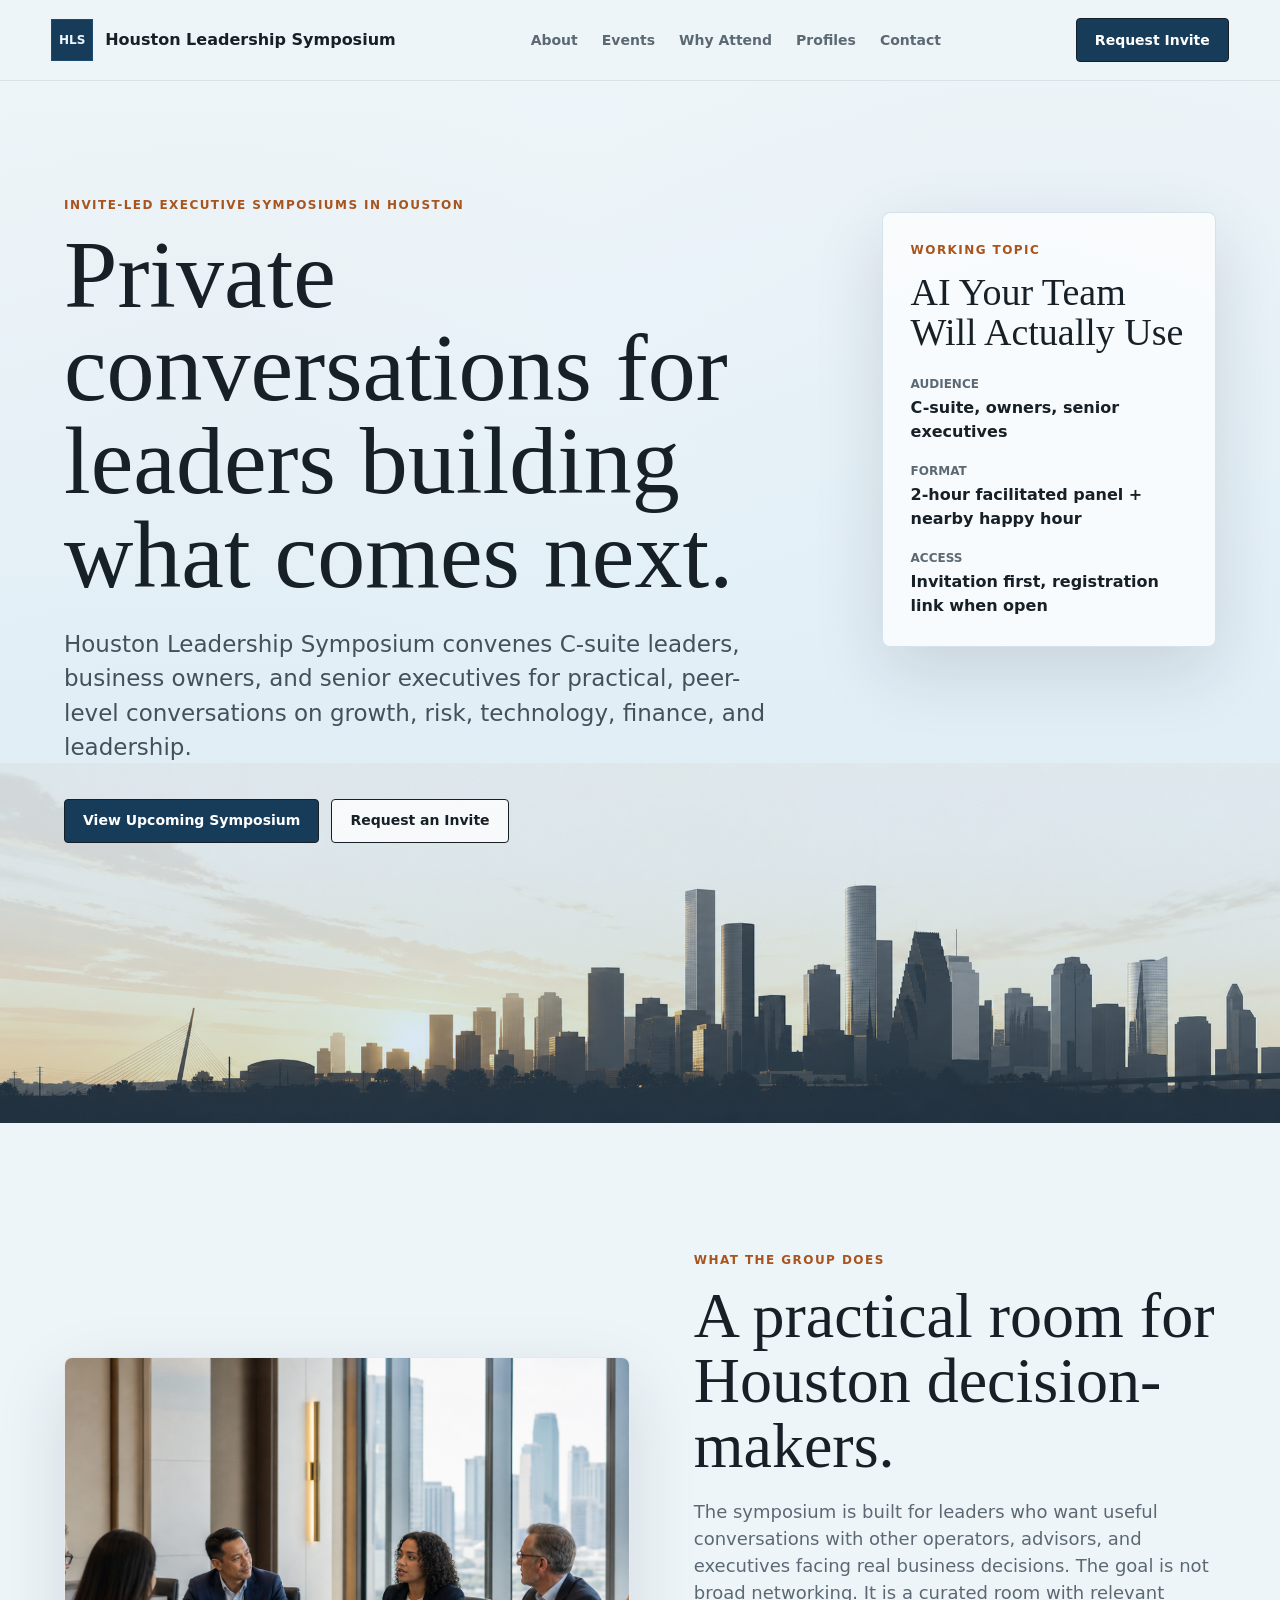
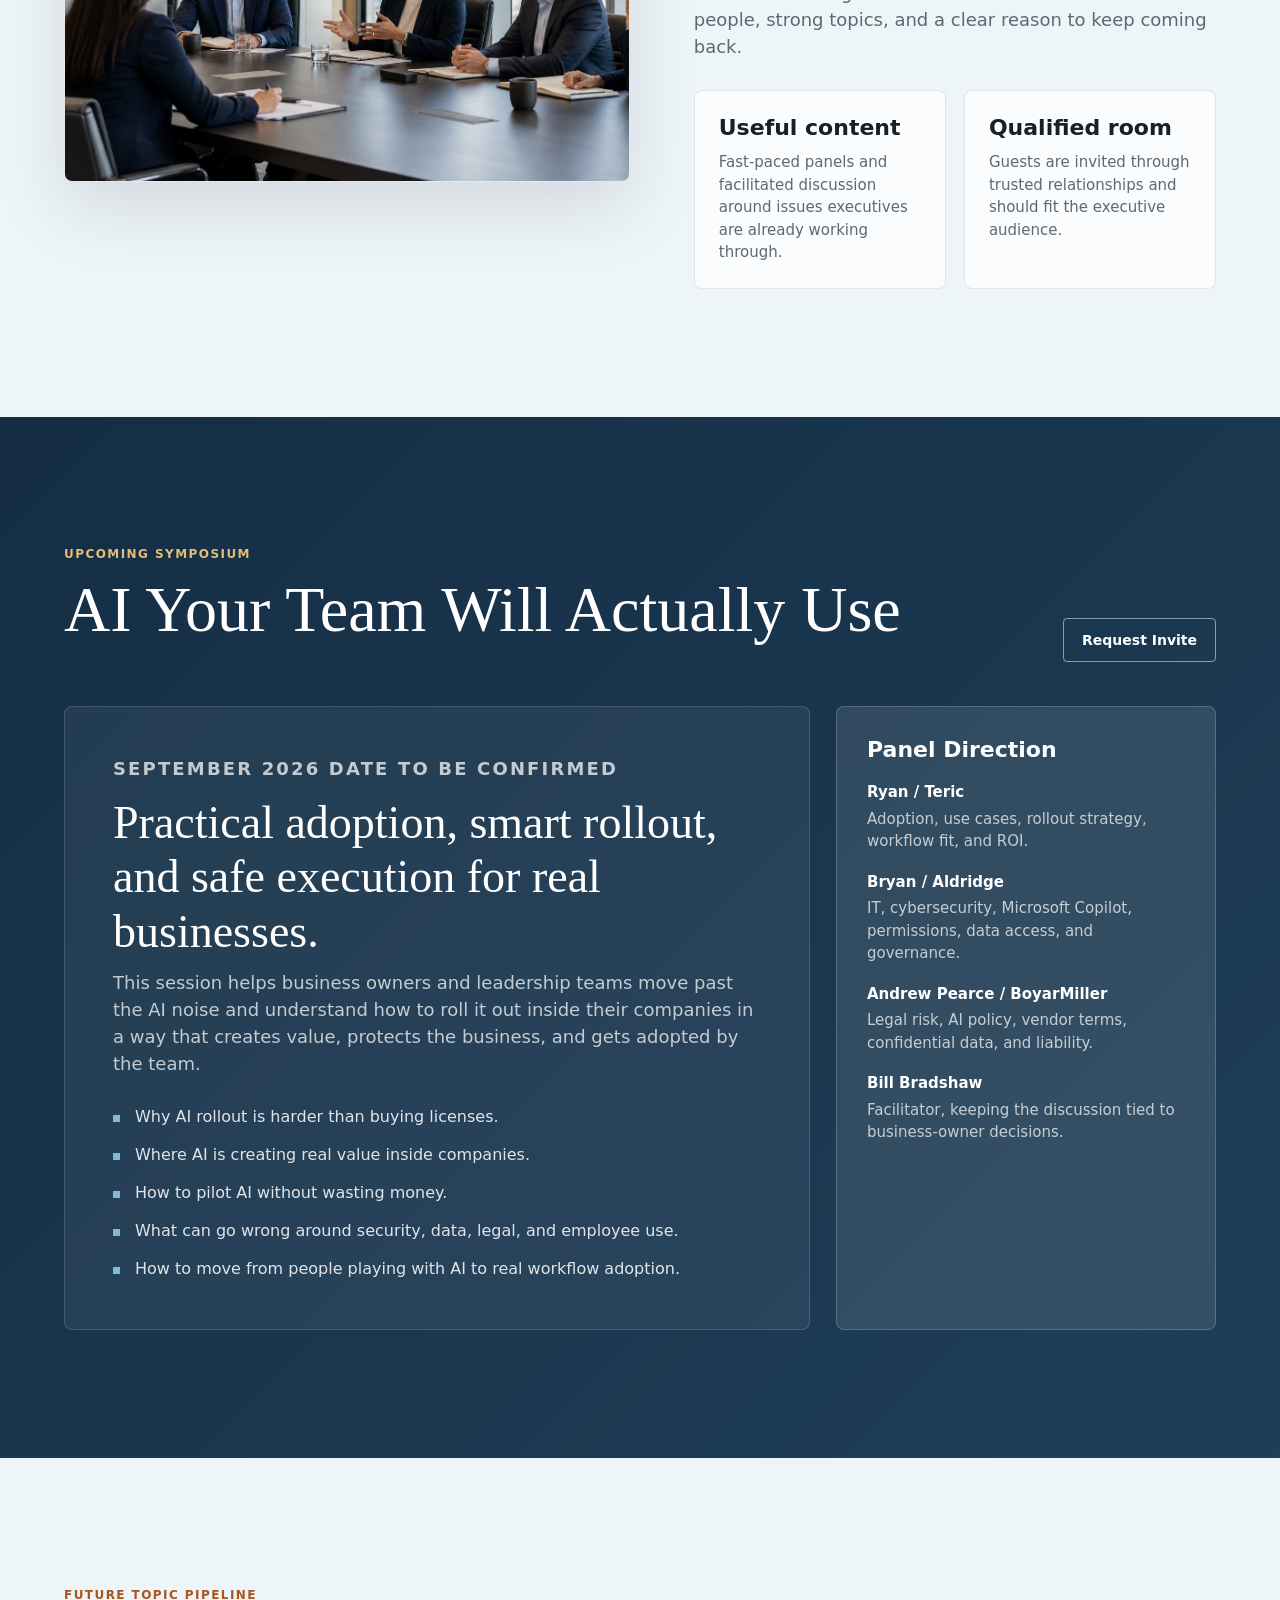
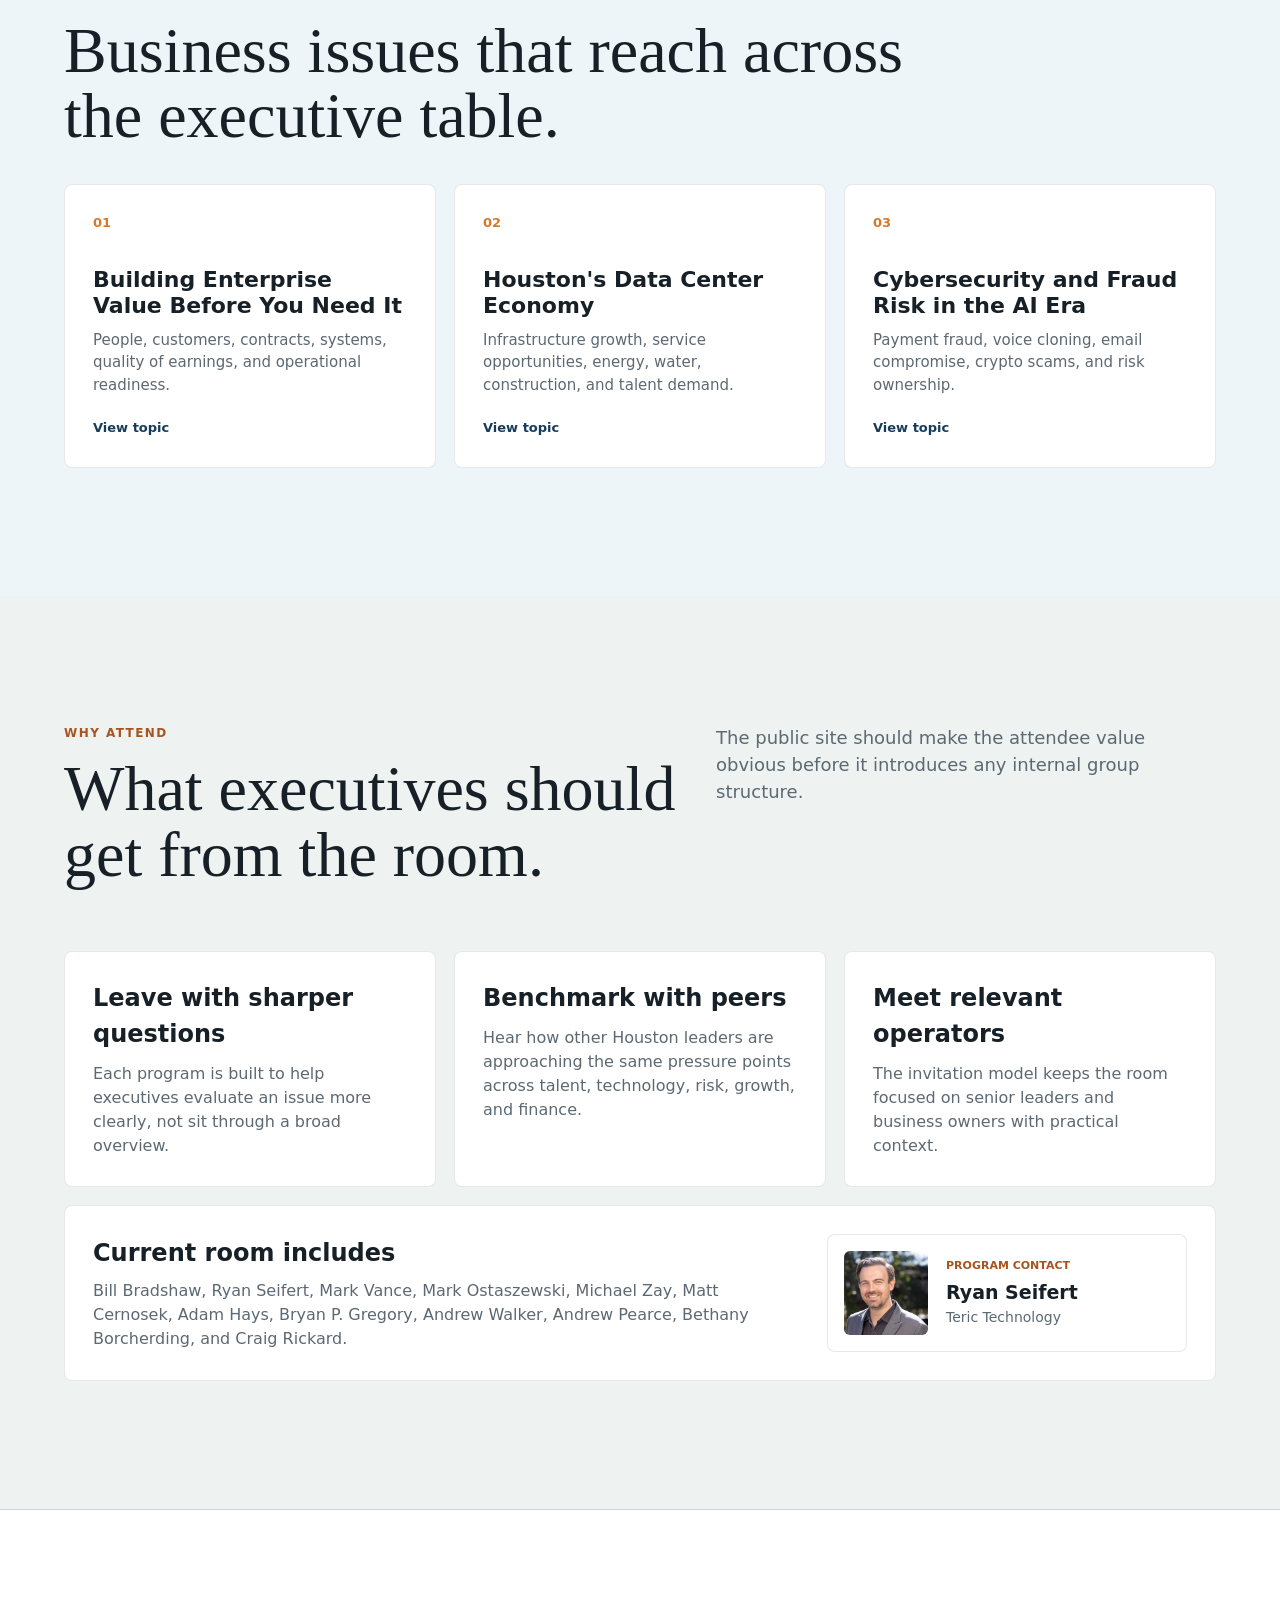
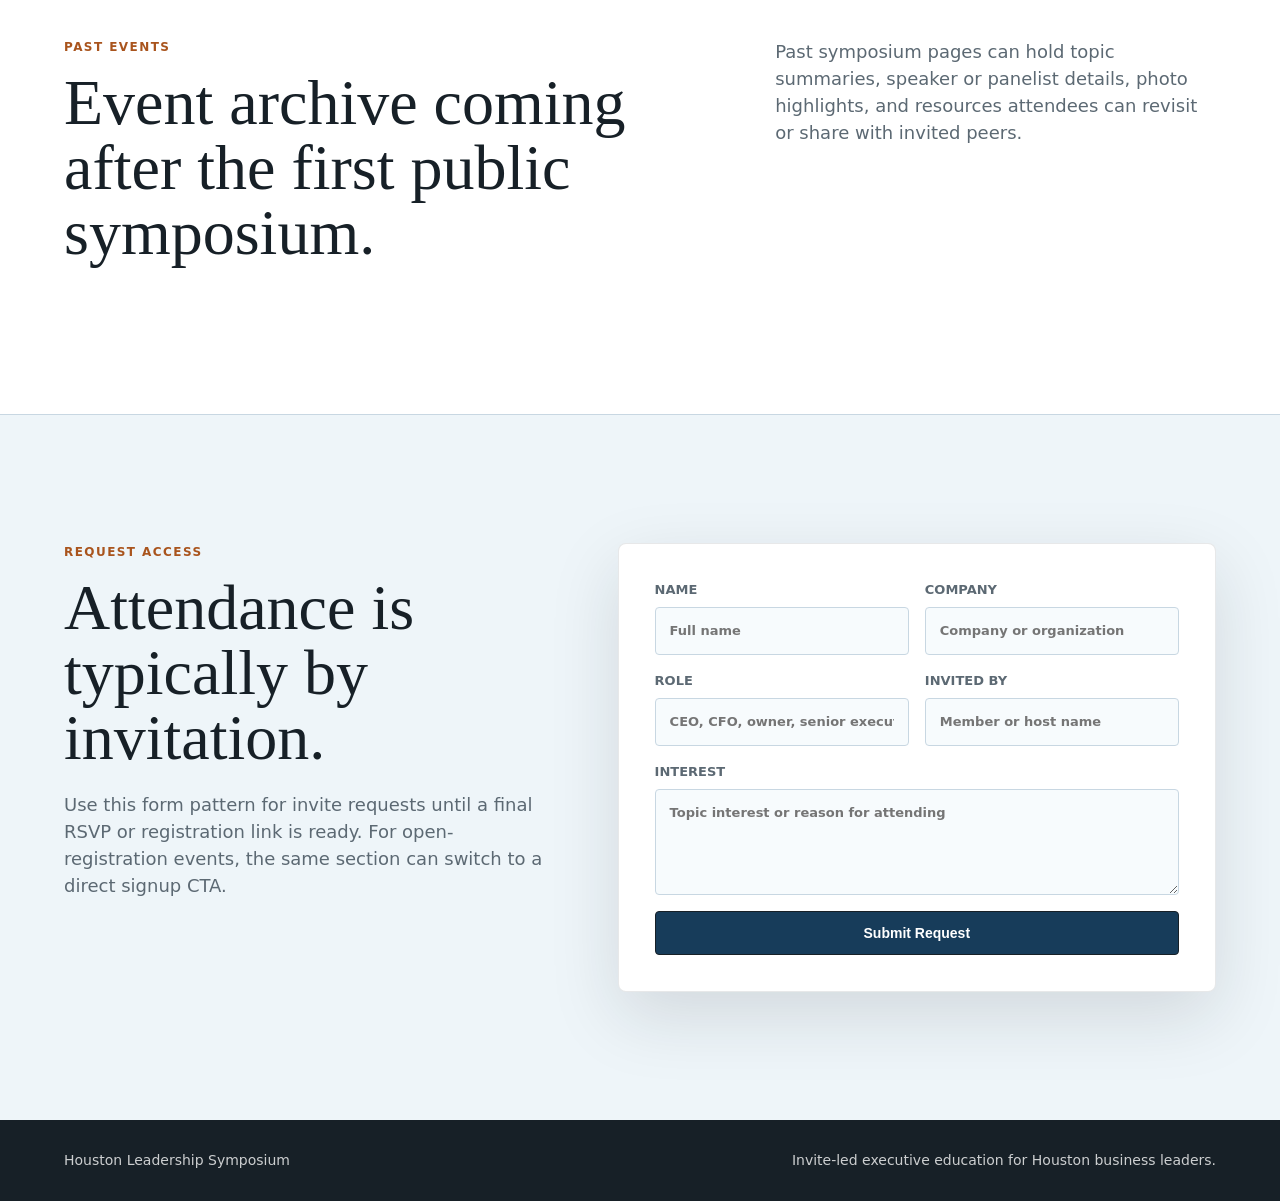
<file: index.html>
<!doctype html>
<html lang="en">
  <head>
    <meta charset="utf-8" />
    <meta name="viewport" content="width=device-width, initial-scale=1" />
    <title>Houston Leadership Symposium</title>
    <meta
      name="description"
      content="Invite-led executive symposiums for Houston C-suite leaders, business owners, and senior decision-makers."
    />
    <link rel="stylesheet" href="styles.css" />
  </head>
  <body>
    <header class="site-header" aria-label="Primary navigation">
      <a class="brand" href="#top" aria-label="Houston Leadership Symposium home">
        <span class="brand-mark">HLS</span>
        <span class="brand-text">Houston Leadership Symposium</span>
      </a>
      <nav class="nav-links" aria-label="Page sections">
        <a href="#about">About</a>
        <a href="#events">Events</a>
        <a href="#leadership">Why Attend</a>
        <a href="profiles.html">Profiles</a>
        <a href="#contact">Contact</a>
      </nav>
      <a class="nav-cta" href="#contact">Request Invite</a>
    </header>

    <main id="top">
      <section class="hero">
        <div class="hero-copy">
          <p class="eyebrow">Invite-led executive symposiums in Houston</p>
          <h1>Private conversations for leaders building what comes next.</h1>
          <p class="hero-subtitle">
            Houston Leadership Symposium convenes C-suite leaders, business owners, and senior executives for practical, peer-level conversations on growth, risk, technology, finance, and leadership.
          </p>
          <div class="hero-actions" aria-label="Primary calls to action">
            <a class="button primary" href="#events">View Upcoming Symposium</a>
            <a class="button secondary" href="#contact">Request an Invite</a>
          </div>
        </div>
        <aside class="event-snapshot" aria-label="Upcoming event summary">
          <p class="snapshot-label">Working Topic</p>
          <h2>AI Your Team Will Actually Use</h2>
          <dl>
            <div>
              <dt>Audience</dt>
              <dd>C-suite, owners, senior executives</dd>
            </div>
            <div>
              <dt>Format</dt>
              <dd>2-hour facilitated panel + nearby happy hour</dd>
            </div>
            <div>
              <dt>Access</dt>
              <dd>Invitation first, registration link when open</dd>
            </div>
          </dl>
        </aside>
        <img class="hero-skyline" src="assets/houston-skyline-hero.png" alt="" />
      </section>

      <section id="about" class="section image-split">
        <div class="about-image">
          <img src="assets/executive-discussion-room.png" alt="Executives in a focused business discussion around a conference table" />
        </div>
        <div class="about-copy">
          <div class="section-kicker">What the group does</div>
          <h2>A practical room for Houston decision-makers.</h2>
          <p>
            The symposium is built for leaders who want useful conversations with other operators, advisors, and executives facing real business decisions. The goal is not broad networking. It is a curated room with relevant people, strong topics, and a clear reason to keep coming back.
          </p>
          <div class="principles compact">
            <div>
              <h3>Useful content</h3>
              <p>Fast-paced panels and facilitated discussion around issues executives are already working through.</p>
            </div>
            <div>
              <h3>Qualified room</h3>
              <p>Guests are invited through trusted relationships and should fit the executive audience.</p>
            </div>
          </div>
        </div>
      </section>

      <section id="events" class="section events-section">
        <div class="section-heading">
          <div>
            <div class="section-kicker">Upcoming symposium</div>
            <h2>AI Your Team Will Actually Use</h2>
          </div>
          <a class="button secondary dark" href="#contact">Request Invite</a>
        </div>
        <div class="event-layout">
          <article class="event-detail">
            <p class="event-status">September 2026 date to be confirmed</p>
            <h3>Practical adoption, smart rollout, and safe execution for real businesses.</h3>
            <p>
              This session helps business owners and leadership teams move past the AI noise and understand how to roll it out inside their companies in a way that creates value, protects the business, and gets adopted by the team.
            </p>
            <ul class="event-points">
              <li>Why AI rollout is harder than buying licenses.</li>
              <li>Where AI is creating real value inside companies.</li>
              <li>How to pilot AI without wasting money.</li>
              <li>What can go wrong around security, data, legal, and employee use.</li>
              <li>How to move from people playing with AI to real workflow adoption.</li>
            </ul>
          </article>
          <aside class="event-card">
            <h3>Panel Direction</h3>
            <div class="presenter-list">
              <p><strong>Ryan / Teric</strong><span>Adoption, use cases, rollout strategy, workflow fit, and ROI.</span></p>
              <p><strong>Bryan / Aldridge</strong><span>IT, cybersecurity, Microsoft Copilot, permissions, data access, and governance.</span></p>
              <p><strong>Andrew Pearce / BoyarMiller</strong><span>Legal risk, AI policy, vendor terms, confidential data, and liability.</span></p>
              <p><strong>Bill Bradshaw</strong><span>Facilitator, keeping the discussion tied to business-owner decisions.</span></p>
            </div>
          </aside>
        </div>
      </section>

      <section class="section topics">
        <div class="section-kicker">Future topic pipeline</div>
        <h2>Business issues that reach across the executive table.</h2>
        <div class="topic-grid">
          <article>
            <span>01</span>
            <h3>Building Enterprise Value Before You Need It</h3>
            <p>People, customers, contracts, systems, quality of earnings, and operational readiness.</p>
          </article>
          <article>
            <span>02</span>
            <h3>Houston's Data Center Economy</h3>
            <p>Infrastructure growth, service opportunities, energy, water, construction, and talent demand.</p>
          </article>
          <article>
            <span>03</span>
            <h3>Cybersecurity and Fraud Risk in the AI Era</h3>
            <p>Payment fraud, voice cloning, email compromise, crypto scams, and risk ownership.</p>
          </article>
        </div>
      </section>

      <section id="leadership" class="section attendee-value">
        <div class="section-heading">
          <div>
            <div class="section-kicker">Why attend</div>
            <h2>What executives should get from the room.</h2>
          </div>
          <p>
            The public site should make the attendee value obvious before it introduces any internal group structure.
          </p>
        </div>
        <div class="value-grid">
          <article>
            <h3>Leave with sharper questions</h3>
            <p>Each program is built to help executives evaluate an issue more clearly, not sit through a broad overview.</p>
          </article>
          <article>
            <h3>Benchmark with peers</h3>
            <p>Hear how other Houston leaders are approaching the same pressure points across talent, technology, risk, growth, and finance.</p>
          </article>
          <article>
            <h3>Meet relevant operators</h3>
            <p>The invitation model keeps the room focused on senior leaders and business owners with practical context.</p>
          </article>
        </div>
        <div class="room-roster">
          <div>
            <h3>Current room includes</h3>
            <p>Bill Bradshaw, Ryan Seifert, Mark Vance, Mark Ostaszewski, Michael Zay, Matt Cernosek, Adam Hays, Bryan P. Gregory, Andrew Walker, Andrew Pearce, Bethany Borcherding, and Craig Rickard.</p>
          </div>
          <aside class="contact-host">
            <img src="assets/ryan-seifert-headshot.jpg" alt="Ryan Seifert" />
            <div>
              <span>Program contact</span>
              <strong>Ryan Seifert</strong>
              <p>Teric Technology</p>
            </div>
          </aside>
        </div>
      </section>

      <section class="section archive">
        <div>
          <div class="section-kicker">Past events</div>
          <h2>Event archive coming after the first public symposium.</h2>
        </div>
        <p>
          Past symposium pages can hold topic summaries, speaker or panelist details, photo highlights, and resources attendees can revisit or share with invited peers.
        </p>
      </section>

      <section id="contact" class="section contact">
        <div>
          <div class="section-kicker">Request access</div>
          <h2>Attendance is typically by invitation.</h2>
          <p>
            Use this form pattern for invite requests until a final RSVP or registration link is ready. For open-registration events, the same section can switch to a direct signup CTA.
          </p>
        </div>
        <form class="request-form">
          <label>
            Name
            <input type="text" name="name" placeholder="Full name" />
          </label>
          <label>
            Company
            <input type="text" name="company" placeholder="Company or organization" />
          </label>
          <label>
            Role
            <input type="text" name="role" placeholder="CEO, CFO, owner, senior executive..." />
          </label>
          <label>
            Invited by
            <input type="text" name="invited-by" placeholder="Member or host name" />
          </label>
          <label class="full">
            Interest
            <textarea name="interest" rows="4" placeholder="Topic interest or reason for attending"></textarea>
          </label>
          <button type="button">Submit Request</button>
        </form>
      </section>
    </main>

    <footer class="site-footer">
      <span>Houston Leadership Symposium</span>
      <span>Invite-led executive education for Houston business leaders.</span>
    </footer>
  </body>
</html>
</file>
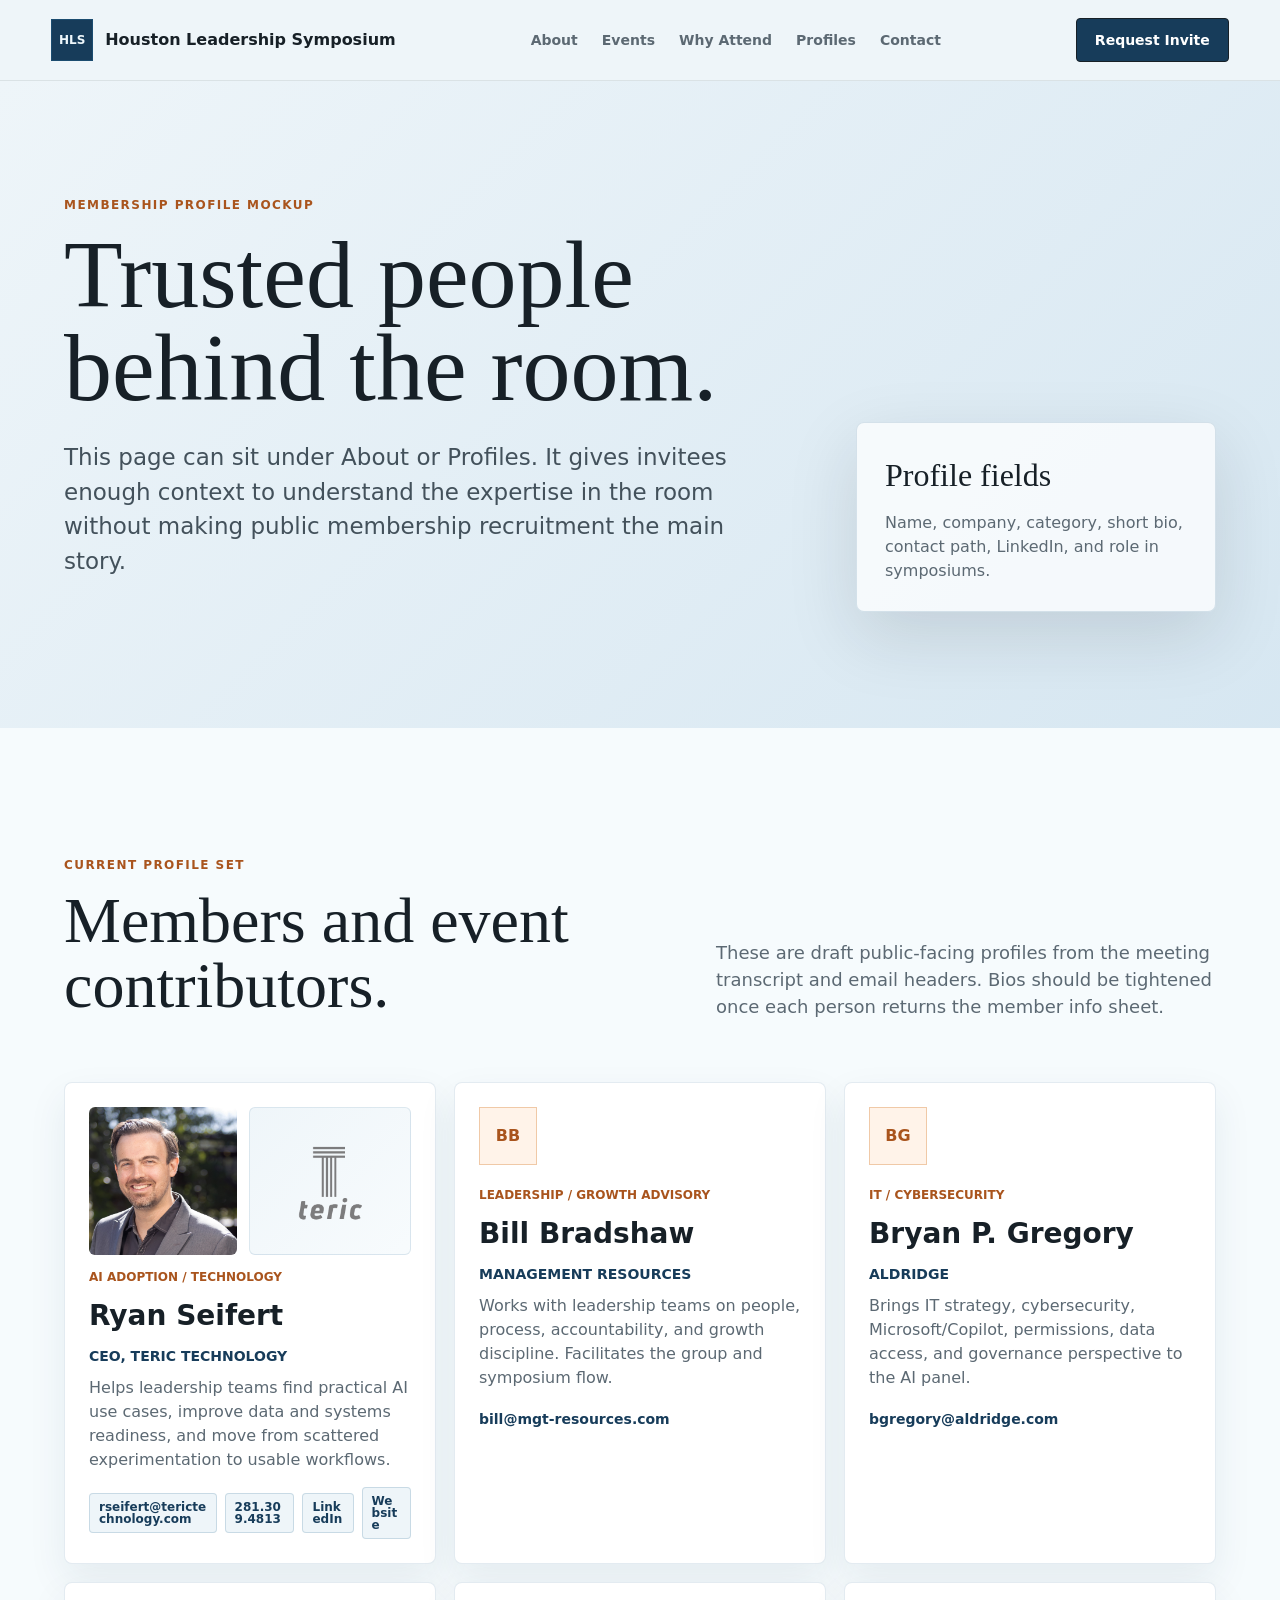
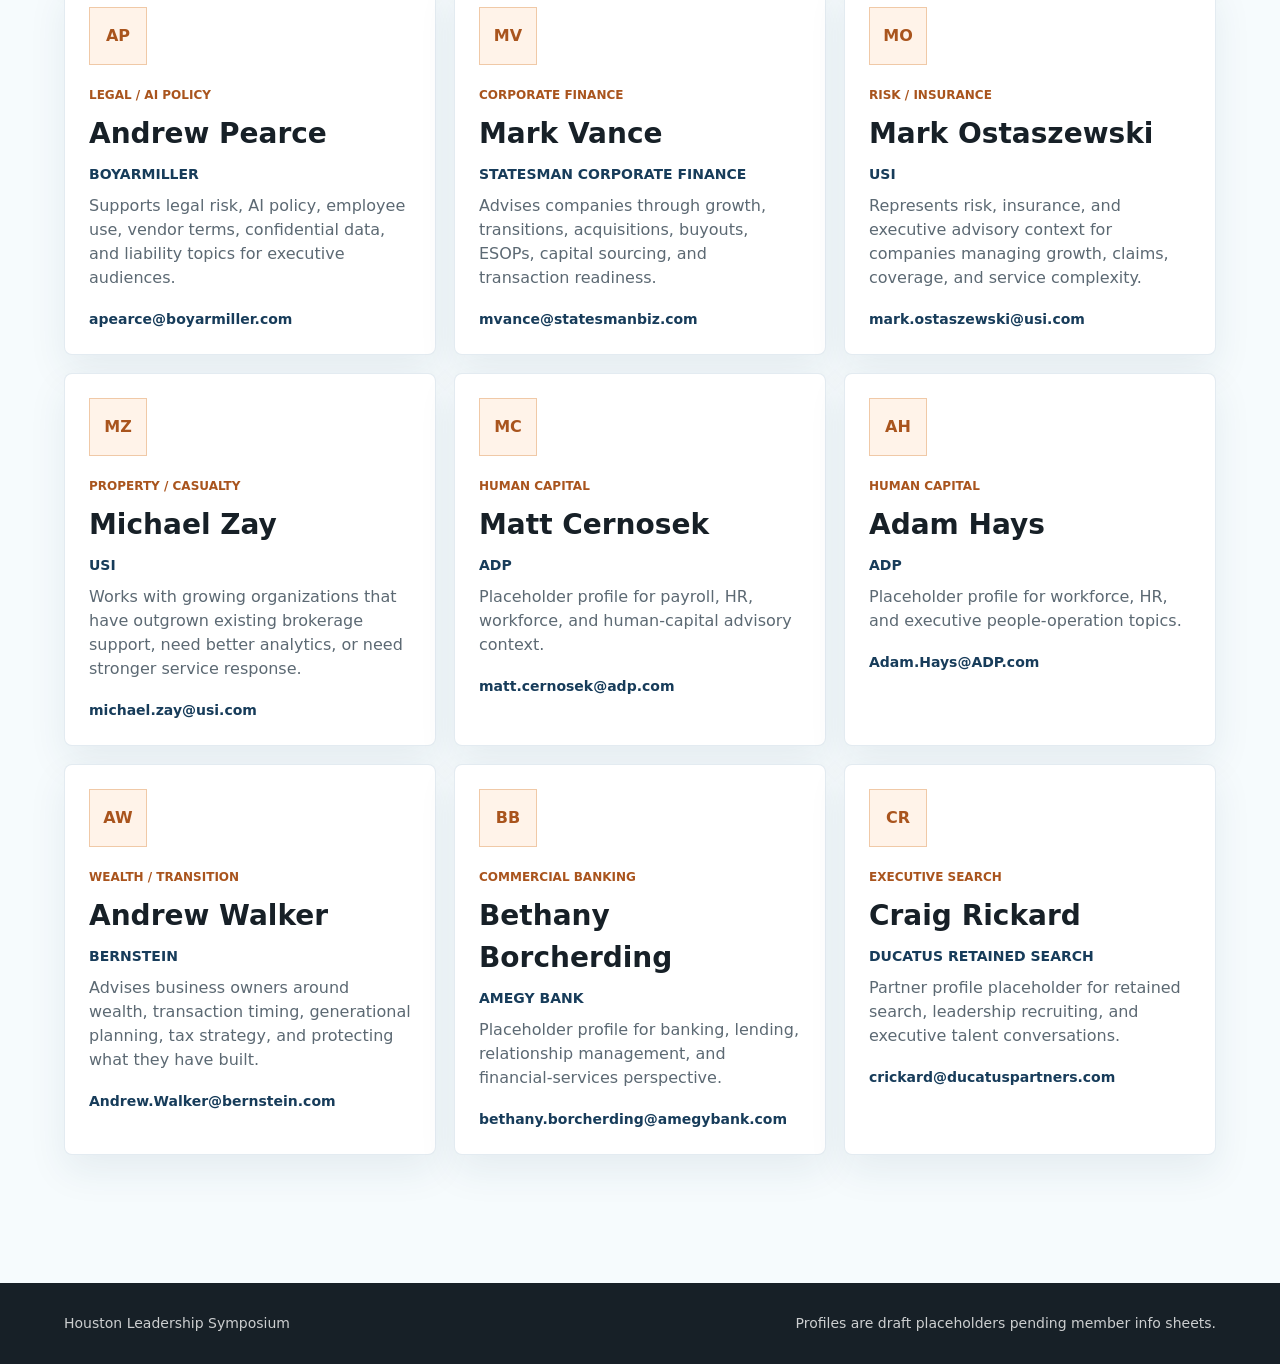
<file: profiles.html>
<!doctype html>
<html lang="en">
  <head>
    <meta charset="utf-8" />
    <meta name="viewport" content="width=device-width, initial-scale=1" />
    <title>Member Profiles | Houston Leadership Symposium</title>
    <meta
      name="description"
      content="Profile mockup for Houston Leadership Symposium members, advisors, and event hosts."
    />
    <link rel="stylesheet" href="styles.css" />
  </head>
  <body>
    <header class="site-header" aria-label="Primary navigation">
      <a class="brand" href="index.html" aria-label="Houston Leadership Symposium home">
        <span class="brand-mark">HLS</span>
        <span class="brand-text">Houston Leadership Symposium</span>
      </a>
      <nav class="nav-links" aria-label="Page sections">
        <a href="index.html#about">About</a>
        <a href="index.html#events">Events</a>
        <a href="index.html#leadership">Why Attend</a>
        <a href="profiles.html">Profiles</a>
        <a href="index.html#contact">Contact</a>
      </nav>
      <a class="nav-cta" href="index.html#contact">Request Invite</a>
    </header>

    <main>
      <section class="profile-hero">
        <div>
          <p class="eyebrow">Membership profile mockup</p>
          <h1>Trusted people behind the room.</h1>
          <p class="hero-subtitle">
            This page can sit under About or Profiles. It gives invitees enough context to understand the expertise in the room without making public membership recruitment the main story.
          </p>
        </div>
        <aside class="profile-note">
          <h2>Profile fields</h2>
          <p>Name, company, category, short bio, contact path, LinkedIn, and role in symposiums.</p>
        </aside>
      </section>

      <section class="section profiles-section">
        <div class="section-heading">
          <div>
            <div class="section-kicker">Current profile set</div>
            <h2>Members and event contributors.</h2>
          </div>
          <p>
            These are draft public-facing profiles from the meeting transcript and email headers. Bios should be tightened once each person returns the member info sheet.
          </p>
        </div>

        <div class="profile-grid">
          <article class="profile-card">
            <div class="profile-media">
              <a class="profile-photo-link" href="https://www.linkedin.com/in/ryangregoryseifert" target="_blank" rel="noreferrer" aria-label="Ryan Seifert LinkedIn profile">
                <img src="assets/ryan-seifert-headshot.jpg" alt="Ryan Seifert" />
              </a>
              <a class="profile-logo-link" href="https://www.terictechnology.com/" target="_blank" rel="noreferrer" aria-label="Teric Technology website">
                <img class="profile-logo" src="assets/teric-logo-gray-mark.png" alt="Teric Technology" />
              </a>
            </div>
            <span>AI adoption / technology</span>
            <h3><a class="profile-name-link" href="https://www.linkedin.com/in/ryangregoryseifert" target="_blank" rel="noreferrer">Ryan Seifert</a></h3>
            <p class="profile-company">CEO, Teric Technology</p>
            <p>Helps leadership teams find practical AI use cases, improve data and systems readiness, and move from scattered experimentation to usable workflows.</p>
            <div class="profile-links" aria-label="Ryan Seifert contact links">
              <a class="wide" href="mailto:rseifert@terictechnology.com">rseifert@terictechnology.com</a>
              <a href="tel:+12813094813">281.309.4813</a>
              <a href="https://www.linkedin.com/in/ryangregoryseifert" target="_blank" rel="noreferrer">LinkedIn</a>
              <a href="https://www.terictechnology.com/" target="_blank" rel="noreferrer">Website</a>
            </div>
          </article>

          <article class="profile-card">
            <div class="profile-avatar">BB</div>
            <span>Leadership / growth advisory</span>
            <h3>Bill Bradshaw</h3>
            <p class="profile-company">Management Resources</p>
            <p>Works with leadership teams on people, process, accountability, and growth discipline. Facilitates the group and symposium flow.</p>
            <a href="mailto:bill@mgt-resources.com">bill@mgt-resources.com</a>
          </article>

          <article class="profile-card">
            <div class="profile-avatar">BG</div>
            <span>IT / cybersecurity</span>
            <h3>Bryan P. Gregory</h3>
            <p class="profile-company">Aldridge</p>
            <p>Brings IT strategy, cybersecurity, Microsoft/Copilot, permissions, data access, and governance perspective to the AI panel.</p>
            <a href="mailto:bgregory@aldridge.com">bgregory@aldridge.com</a>
          </article>

          <article class="profile-card">
            <div class="profile-avatar">AP</div>
            <span>Legal / AI policy</span>
            <h3>Andrew Pearce</h3>
            <p class="profile-company">BoyarMiller</p>
            <p>Supports legal risk, AI policy, employee use, vendor terms, confidential data, and liability topics for executive audiences.</p>
            <a href="mailto:apearce@boyarmiller.com">apearce@boyarmiller.com</a>
          </article>

          <article class="profile-card">
            <div class="profile-avatar">MV</div>
            <span>Corporate finance</span>
            <h3>Mark Vance</h3>
            <p class="profile-company">Statesman Corporate Finance</p>
            <p>Advises companies through growth, transitions, acquisitions, buyouts, ESOPs, capital sourcing, and transaction readiness.</p>
            <a href="mailto:mvance@statesmanbiz.com">mvance@statesmanbiz.com</a>
          </article>

          <article class="profile-card">
            <div class="profile-avatar">MO</div>
            <span>Risk / insurance</span>
            <h3>Mark Ostaszewski</h3>
            <p class="profile-company">USI</p>
            <p>Represents risk, insurance, and executive advisory context for companies managing growth, claims, coverage, and service complexity.</p>
            <a href="mailto:mark.ostaszewski@usi.com">mark.ostaszewski@usi.com</a>
          </article>

          <article class="profile-card">
            <div class="profile-avatar">MZ</div>
            <span>Property / casualty</span>
            <h3>Michael Zay</h3>
            <p class="profile-company">USI</p>
            <p>Works with growing organizations that have outgrown existing brokerage support, need better analytics, or need stronger service response.</p>
            <a href="mailto:michael.zay@usi.com">michael.zay@usi.com</a>
          </article>

          <article class="profile-card">
            <div class="profile-avatar">MC</div>
            <span>Human capital</span>
            <h3>Matt Cernosek</h3>
            <p class="profile-company">ADP</p>
            <p>Placeholder profile for payroll, HR, workforce, and human-capital advisory context.</p>
            <a href="mailto:matt.cernosek@adp.com">matt.cernosek@adp.com</a>
          </article>

          <article class="profile-card">
            <div class="profile-avatar">AH</div>
            <span>Human capital</span>
            <h3>Adam Hays</h3>
            <p class="profile-company">ADP</p>
            <p>Placeholder profile for workforce, HR, and executive people-operation topics.</p>
            <a href="mailto:Adam.Hays@ADP.com">Adam.Hays@ADP.com</a>
          </article>

          <article class="profile-card">
            <div class="profile-avatar">AW</div>
            <span>Wealth / transition</span>
            <h3>Andrew Walker</h3>
            <p class="profile-company">Bernstein</p>
            <p>Advises business owners around wealth, transaction timing, generational planning, tax strategy, and protecting what they have built.</p>
            <a href="mailto:Andrew.Walker@bernstein.com">Andrew.Walker@bernstein.com</a>
          </article>

          <article class="profile-card">
            <div class="profile-avatar">BB</div>
            <span>Commercial banking</span>
            <h3>Bethany Borcherding</h3>
            <p class="profile-company">Amegy Bank</p>
            <p>Placeholder profile for banking, lending, relationship management, and financial-services perspective.</p>
            <a href="mailto:bethany.borcherding@amegybank.com">bethany.borcherding@amegybank.com</a>
          </article>

          <article class="profile-card">
            <div class="profile-avatar">CR</div>
            <span>Executive search</span>
            <h3>Craig Rickard</h3>
            <p class="profile-company">Ducatus Retained Search</p>
            <p>Partner profile placeholder for retained search, leadership recruiting, and executive talent conversations.</p>
            <a href="mailto:crickard@ducatuspartners.com">crickard@ducatuspartners.com</a>
          </article>
        </div>
      </section>
    </main>

    <footer class="site-footer">
      <span>Houston Leadership Symposium</span>
      <span>Profiles are draft placeholders pending member info sheets.</span>
    </footer>
  </body>
</html>
</file>
<file: styles.css>
:root {
  color-scheme: light;
  --ink: #172027;
  --muted: #5c6973;
  --line: #c8d7e2;
  --paper: #eef5f9;
  --white: #ffffff;
  --slate: #1f3f59;
  --steel: #5b7f99;
  --brass: #d47a2c;
  --brass-dark: #a9541d;
  --blue: #1f5f8b;
  --blue-dark: #173c5a;
  --sea: #e4edf2;
  --shadow: 0 24px 70px rgba(23, 32, 39, 0.13);
}

* {
  box-sizing: border-box;
}

html {
  scroll-behavior: smooth;
}

body {
  margin: 0;
  font-family:
    Inter, ui-sans-serif, system-ui, -apple-system, BlinkMacSystemFont, "Segoe UI",
    sans-serif;
  color: var(--ink);
  background: var(--paper);
  line-height: 1.5;
  letter-spacing: 0;
}

a {
  color: inherit;
  text-decoration: none;
}

.site-header {
  position: sticky;
  top: 0;
  z-index: 10;
  display: grid;
  grid-template-columns: auto 1fr auto;
  align-items: center;
  gap: 28px;
  padding: 18px clamp(20px, 4vw, 56px);
  border-bottom: 1px solid rgba(23, 32, 39, 0.09);
  background: rgba(238, 245, 249, 0.92);
  backdrop-filter: blur(16px);
}

.brand {
  display: inline-flex;
  align-items: center;
  gap: 12px;
  min-width: 0;
  font-weight: 720;
}

.brand-mark {
  display: grid;
  place-items: center;
  width: 42px;
  height: 42px;
  border: 1px solid rgba(31, 95, 139, 0.45);
  background: var(--blue-dark);
  color: #eef7fb;
  font-size: 12px;
  font-weight: 800;
}

.brand-text {
  white-space: nowrap;
}

.nav-links {
  display: flex;
  justify-content: center;
  gap: 24px;
  color: var(--muted);
  font-size: 14px;
  font-weight: 620;
}

.nav-links a:hover {
  color: var(--ink);
}

.nav-cta,
.button,
.request-form button {
  display: inline-flex;
  align-items: center;
  justify-content: center;
  min-height: 44px;
  padding: 0 18px;
  border: 1px solid var(--ink);
  border-radius: 4px;
  font-weight: 720;
  font-size: 14px;
  cursor: pointer;
}

.nav-cta,
.button.primary,
.request-form button {
  background: var(--blue-dark);
  color: var(--white);
}

.button.secondary {
  background: rgba(255, 255, 255, 0.78);
  color: var(--ink);
}

.button.dark {
  background: transparent;
  color: var(--white);
  border-color: rgba(255, 255, 255, 0.5);
}

.hero {
  position: relative;
  min-height: 760px;
  display: grid;
  grid-template-columns: minmax(0, 1.1fr) minmax(280px, 0.48fr);
  align-items: start;
  gap: clamp(28px, 4vw, 70px);
  padding: clamp(68px, 9vw, 120px) clamp(20px, 5vw, 72px) 280px;
  overflow: hidden;
  background:
    linear-gradient(180deg, rgba(238, 245, 249, 0.9), rgba(226, 239, 247, 0.9) 52%, rgba(215, 231, 241, 0.98)),
    radial-gradient(circle at 16% 26%, rgba(212, 122, 44, 0.13), transparent 30%),
    radial-gradient(circle at 82% 18%, rgba(31, 95, 139, 0.16), transparent 34%),
    var(--paper);
}

.hero-copy {
  max-width: 850px;
  position: relative;
  z-index: 1;
}

.eyebrow,
.section-kicker,
.snapshot-label,
.event-status {
  margin: 0 0 14px;
  color: var(--brass-dark);
  font-size: 12px;
  text-transform: uppercase;
  font-weight: 820;
  letter-spacing: 0.12em;
}

h1,
h2,
h3,
p {
  margin-top: 0;
}

h1 {
  max-width: 900px;
  margin-bottom: 26px;
  font-family: Georgia, "Times New Roman", serif;
  font-size: clamp(52px, 8vw, 96px);
  line-height: 0.97;
  font-weight: 500;
  letter-spacing: 0;
}

.hero-subtitle {
  max-width: 720px;
  margin-bottom: 34px;
  color: #43515b;
  font-size: clamp(18px, 2vw, 23px);
}

.hero-actions {
  display: flex;
  flex-wrap: wrap;
  gap: 12px;
}

.event-snapshot {
  position: relative;
  z-index: 1;
  align-self: start;
  margin-top: 16px;
  padding: 28px;
  border: 1px solid rgba(31, 95, 139, 0.16);
  border-radius: 8px;
  background: rgba(255, 255, 255, 0.72);
  box-shadow: var(--shadow);
}

.event-snapshot h2 {
  margin-bottom: 22px;
  font-size: clamp(26px, 3vw, 38px);
  line-height: 1.05;
  font-family: Georgia, "Times New Roman", serif;
  font-weight: 500;
}

dl {
  display: grid;
  gap: 18px;
  margin: 0;
}

dt {
  margin-bottom: 3px;
  color: var(--muted);
  font-size: 12px;
  font-weight: 800;
  text-transform: uppercase;
}

dd {
  margin: 0;
  font-weight: 650;
}

.hero-skyline {
  position: absolute;
  right: 0;
  bottom: 0;
  left: 0;
  width: 100%;
  height: 360px;
  object-fit: cover;
  object-position: bottom center;
  mix-blend-mode: multiply;
  opacity: 0.92;
}

.proof-strip {
  display: grid;
  grid-template-columns: repeat(3, 1fr);
  gap: 1px;
  background: var(--line);
  border-top: 1px solid var(--line);
  border-bottom: 1px solid var(--line);
}

.proof-strip div {
  min-height: 150px;
  padding: 30px clamp(18px, 3vw, 42px);
  background: var(--white);
}

.proof-strip strong {
  display: block;
  margin-bottom: 8px;
  font-size: clamp(26px, 3vw, 38px);
  font-family: Georgia, "Times New Roman", serif;
  font-weight: 500;
}

.proof-strip span {
  color: var(--muted);
  font-weight: 620;
}

.section {
  padding: clamp(76px, 10vw, 130px) clamp(20px, 5vw, 72px);
}

.split {
  display: grid;
  grid-template-columns: 0.35fr 0.65fr;
  gap: clamp(28px, 5vw, 80px);
}

.image-split {
  display: grid;
  grid-template-columns: minmax(0, 0.52fr) minmax(0, 0.48fr);
  align-items: center;
  gap: clamp(34px, 5vw, 76px);
}

.about-image {
  overflow: hidden;
  border-radius: 8px;
  border: 1px solid rgba(23, 32, 39, 0.1);
  box-shadow: var(--shadow);
  background: var(--white);
}

.about-image img {
  display: block;
  width: 100%;
  aspect-ratio: 4 / 3;
  object-fit: cover;
}

.about-copy .principles {
  margin-top: 30px;
}

.section h2 {
  max-width: 880px;
  margin-bottom: 20px;
  font-family: Georgia, "Times New Roman", serif;
  font-size: clamp(36px, 5vw, 64px);
  line-height: 1.02;
  font-weight: 500;
}

.section p {
  max-width: 820px;
  color: var(--muted);
  font-size: 18px;
}

.principles {
  grid-column: 2;
  display: grid;
  grid-template-columns: repeat(3, 1fr);
  gap: 18px;
}

.principles.compact {
  grid-column: auto;
  grid-template-columns: repeat(2, 1fr);
}

.principles div,
.topic-grid article,
.event-card {
  border: 1px solid rgba(23, 32, 39, 0.1);
  border-radius: 8px;
  background: rgba(255, 255, 255, 0.68);
}

.principles div {
  padding: 24px;
}

.principles h3,
.topic-grid h3,
.event-card h3,
.event-detail h3 {
  margin-bottom: 10px;
  font-size: 22px;
  line-height: 1.18;
}

.principles p,
.topic-grid p {
  margin-bottom: 0;
  font-size: 15px;
}

.events-section {
  color: var(--white);
  background:
    linear-gradient(135deg, rgba(20, 45, 67, 0.97), rgba(31, 63, 89, 0.96)),
    var(--slate);
}

.events-section .section-kicker,
.events-section .event-status {
  color: #e5bd78;
}

.section-heading {
  display: flex;
  align-items: end;
  justify-content: space-between;
  gap: 28px;
  margin-bottom: 44px;
}

.section-heading p {
  max-width: 500px;
}

.events-section p,
.events-section .event-detail p {
  color: rgba(255, 255, 255, 0.73);
}

.event-layout {
  display: grid;
  grid-template-columns: minmax(0, 1fr) 380px;
  gap: 26px;
}

.event-detail {
  padding: clamp(28px, 4vw, 48px);
  border: 1px solid rgba(255, 255, 255, 0.14);
  border-radius: 8px;
  background: rgba(255, 255, 255, 0.06);
}

.event-detail h3 {
  max-width: 860px;
  font-size: clamp(28px, 4vw, 46px);
  font-family: Georgia, "Times New Roman", serif;
  font-weight: 500;
}

.event-points {
  display: grid;
  gap: 14px;
  margin: 28px 0 0;
  padding: 0;
  list-style: none;
}

.event-points li {
  padding-left: 22px;
  position: relative;
  color: rgba(255, 255, 255, 0.86);
}

.event-points li::before {
  content: "";
  position: absolute;
  top: 10px;
  left: 0;
  width: 7px;
  height: 7px;
  background: #80b9d7;
}

.event-card {
  padding: 30px;
  background: rgba(255, 255, 255, 0.1);
  border-color: rgba(255, 255, 255, 0.18);
}

.event-card ol {
  display: grid;
  gap: 16px;
  margin: 20px 0 0;
  padding-left: 20px;
}

.presenter-list {
  display: grid;
  gap: 18px;
  margin-top: 18px;
}

.presenter-list p {
  margin: 0;
  color: rgba(255, 255, 255, 0.82);
  font-size: 15px;
}

.presenter-list strong {
  display: block;
  color: #ffffff;
  margin-bottom: 4px;
}

.presenter-list span {
  display: block;
  color: rgba(255, 255, 255, 0.72);
}

.topic-grid {
  display: grid;
  grid-template-columns: repeat(3, 1fr);
  gap: 18px;
  margin-top: 36px;
}

.topic-grid article {
  position: relative;
  padding: 28px;
  background: var(--white);
  cursor: pointer;
  transition: transform 160ms ease, box-shadow 160ms ease, border-color 160ms ease;
}

.topic-grid article:hover {
  transform: translateY(-3px);
  border-color: rgba(31, 95, 139, 0.28);
  box-shadow: 0 18px 40px rgba(31, 63, 89, 0.13);
}

.topic-grid article::after {
  content: "View topic";
  display: inline-block;
  margin-top: 22px;
  color: var(--blue-dark);
  font-size: 13px;
  font-weight: 780;
}

.topic-grid span {
  display: block;
  margin-bottom: 34px;
  color: var(--brass);
  font-size: 13px;
  font-weight: 850;
}

.leadership,
.attendee-value {
  background: #eef2f1;
}

.leadership .section-heading,
.attendee-value .section-heading {
  align-items: start;
}

.value-grid {
  display: grid;
  grid-template-columns: repeat(3, 1fr);
  gap: 18px;
}

.value-grid article,
.room-roster,
.contact-host {
  border: 1px solid rgba(23, 32, 39, 0.1);
  border-radius: 8px;
  background: var(--white);
}

.value-grid article {
  padding: 28px;
}

.value-grid h3 {
  margin-bottom: 10px;
  font-size: 24px;
}

.value-grid p {
  margin-bottom: 0;
  font-size: 16px;
}

.room-roster {
  display: grid;
  grid-template-columns: 1fr 360px;
  align-items: center;
  gap: 24px;
  margin-top: 18px;
  padding: 28px;
}

.room-roster h3 {
  margin-bottom: 8px;
  font-size: 24px;
}

.room-roster p {
  margin-bottom: 0;
  font-size: 16px;
}

.contact-host {
  display: grid;
  grid-template-columns: 84px 1fr;
  gap: 18px;
  align-items: center;
  padding: 16px;
}

.contact-host img {
  width: 84px;
  height: 84px;
  object-fit: cover;
  border-radius: 6px;
}

.contact-host span {
  display: block;
  margin-bottom: 4px;
  color: var(--brass-dark);
  font-size: 11px;
  font-weight: 820;
  text-transform: uppercase;
}

.contact-host strong {
  display: block;
  font-size: 19px;
}

.contact-host p {
  font-size: 14px;
  margin-bottom: 0;
}

.archive {
  display: grid;
  grid-template-columns: 0.6fr 0.4fr;
  align-items: start;
  gap: 50px;
  border-top: 1px solid var(--line);
  border-bottom: 1px solid var(--line);
  background: var(--white);
}

.contact {
  display: grid;
  grid-template-columns: 0.45fr 0.55fr;
  gap: clamp(30px, 5vw, 80px);
}

.profile-hero {
  display: grid;
  grid-template-columns: minmax(0, 1fr) 360px;
  align-items: end;
  gap: clamp(28px, 5vw, 72px);
  padding: clamp(72px, 9vw, 126px) clamp(20px, 5vw, 72px);
  background:
    linear-gradient(135deg, rgba(238, 245, 249, 0.96), rgba(213, 230, 241, 0.94)),
    var(--paper);
}

.profile-hero h1 {
  max-width: 760px;
}

.profile-note {
  padding: 28px;
  border: 1px solid rgba(31, 95, 139, 0.16);
  border-radius: 8px;
  background: rgba(255, 255, 255, 0.72);
  box-shadow: var(--shadow);
}

.profile-note h2 {
  margin-bottom: 12px;
  font-family: Georgia, "Times New Roman", serif;
  font-size: 32px;
  font-weight: 500;
}

.profile-note p {
  margin: 0;
  color: var(--muted);
}

.profiles-section {
  background: #f6fbfd;
}

.profile-grid {
  display: grid;
  grid-template-columns: repeat(3, 1fr);
  gap: 18px;
}

.profile-card {
  display: grid;
  align-content: start;
  gap: 9px;
  min-height: 330px;
  padding: 24px;
  border: 1px solid rgba(31, 95, 139, 0.12);
  border-radius: 8px;
  background: var(--white);
  box-shadow: 0 16px 38px rgba(31, 63, 89, 0.08);
}

.profile-media {
  display: grid;
  grid-template-columns: 148px 1fr;
  align-items: stretch;
  gap: 12px;
  margin-bottom: 4px;
}

.profile-photo-link {
  display: block;
  margin-top: 0 !important;
}

.profile-photo-link img {
  display: block;
  width: 148px;
  height: 148px;
  object-fit: cover;
  border-radius: 6px;
}

.profile-logo-link {
  display: inline-flex;
  align-items: center;
  justify-content: center;
  width: 100%;
  min-height: 148px;
  margin-top: 0 !important;
  padding: 16px 14px;
  border: 1px solid rgba(31, 95, 139, 0.12);
  border-radius: 6px;
  background:
    linear-gradient(135deg, rgba(238, 245, 249, 0.95), rgba(247, 251, 253, 0.95)),
    #f7fbfd;
}

.profile-logo {
  display: block;
  max-width: 76px;
  max-height: 92px;
  object-fit: contain;
}

.profile-avatar {
  display: grid;
  place-items: center;
  width: 58px;
  height: 58px;
  margin-bottom: 12px;
  border: 1px solid rgba(212, 122, 44, 0.35);
  background: #fff3e9;
  color: var(--brass-dark);
  font-weight: 850;
}

.profile-card span {
  color: var(--brass-dark);
  font-size: 12px;
  font-weight: 850;
  text-transform: uppercase;
}

.profile-card h3 {
  margin: 0;
  font-size: 28px;
}

.profile-name-link {
  margin-top: 0 !important;
  color: var(--ink) !important;
  font-size: inherit !important;
  font-weight: inherit !important;
}

.profile-company {
  margin: 0;
  color: var(--blue-dark) !important;
  font-size: 14px !important;
  font-weight: 820;
  text-transform: uppercase;
}

.profile-card p {
  margin: 0;
  color: var(--muted);
  font-size: 16px;
}

.profile-card a {
  margin-top: 10px;
  color: var(--blue-dark);
  font-size: 14px;
  font-weight: 760;
  word-break: break-word;
}

.profile-links {
  display: flex;
  flex-wrap: nowrap;
  gap: 8px;
  align-items: center;
  margin-top: 6px;
}

.profile-links a {
  margin-top: 0;
  padding: 7px 9px;
  border: 1px solid rgba(31, 95, 139, 0.18);
  border-radius: 4px;
  background: #eef5f9;
  font-size: 12px;
  line-height: 1;
}

.profile-links .wide {
  width: auto;
}

.request-form {
  display: grid;
  grid-template-columns: repeat(2, 1fr);
  gap: 16px;
  padding: clamp(24px, 4vw, 36px);
  border: 1px solid rgba(23, 32, 39, 0.1);
  border-radius: 8px;
  background: var(--white);
  box-shadow: var(--shadow);
}

.request-form label {
  display: grid;
  gap: 8px;
  color: var(--muted);
  font-size: 13px;
  font-weight: 800;
  text-transform: uppercase;
}

.request-form .full,
.request-form button {
  grid-column: 1 / -1;
}

.request-form input,
.request-form textarea {
  width: 100%;
  border: 1px solid var(--line);
  border-radius: 4px;
  padding: 13px 14px;
  color: var(--ink);
  font: inherit;
  text-transform: none;
  background: #f7fbfd;
}

.request-form textarea {
  resize: vertical;
}

.site-footer {
  display: flex;
  justify-content: space-between;
  gap: 18px;
  padding: 30px clamp(20px, 5vw, 72px);
  background: var(--ink);
  color: rgba(255, 255, 255, 0.78);
  font-size: 14px;
}

@media (max-width: 980px) {
  .site-header {
    grid-template-columns: 1fr auto;
  }

  .nav-links {
    display: none;
  }

  .hero,
  .split,
  .image-split,
  .profile-hero,
  .event-layout,
  .archive,
  .contact,
  .room-roster {
    grid-template-columns: 1fr;
  }

  .hero {
    min-height: 860px;
    padding-bottom: 260px;
  }

  .principles {
    grid-column: auto;
    grid-template-columns: 1fr;
  }

  .proof-strip,
  .topic-grid,
  .value-grid,
  .profile-grid {
    grid-template-columns: repeat(2, 1fr);
  }

  .section-heading {
    align-items: start;
    flex-direction: column;
  }
}

@media (max-width: 640px) {
  .site-header {
    padding: 14px 16px;
  }

  .brand-text {
    white-space: normal;
    font-size: 14px;
    line-height: 1.15;
  }

  .nav-cta {
    display: none;
  }

  .hero {
    min-height: 780px;
    padding: 54px 18px 220px;
  }

  h1 {
    font-size: 48px;
  }

  .event-snapshot {
    padding: 22px;
  }

  .hero-skyline {
    height: 230px;
  }

  .proof-strip,
  .topic-grid,
  .value-grid,
  .profile-grid,
  .request-form {
    grid-template-columns: 1fr;
  }

  .profile-media {
    grid-template-columns: 120px 1fr;
  }

  .profile-photo-link img {
    width: 120px;
    height: 120px;
  }

  .profile-logo-link {
    min-height: 120px;
  }

  .profile-links {
    display: grid;
    grid-template-columns: repeat(2, minmax(0, 1fr));
  }

  .profile-links .wide {
    grid-column: 1 / -1;
    width: 100%;
  }

  .proof-strip div {
    min-height: auto;
  }

  .section {
    padding: 64px 18px;
  }

  .site-footer {
    flex-direction: column;
  }
}
</file>
